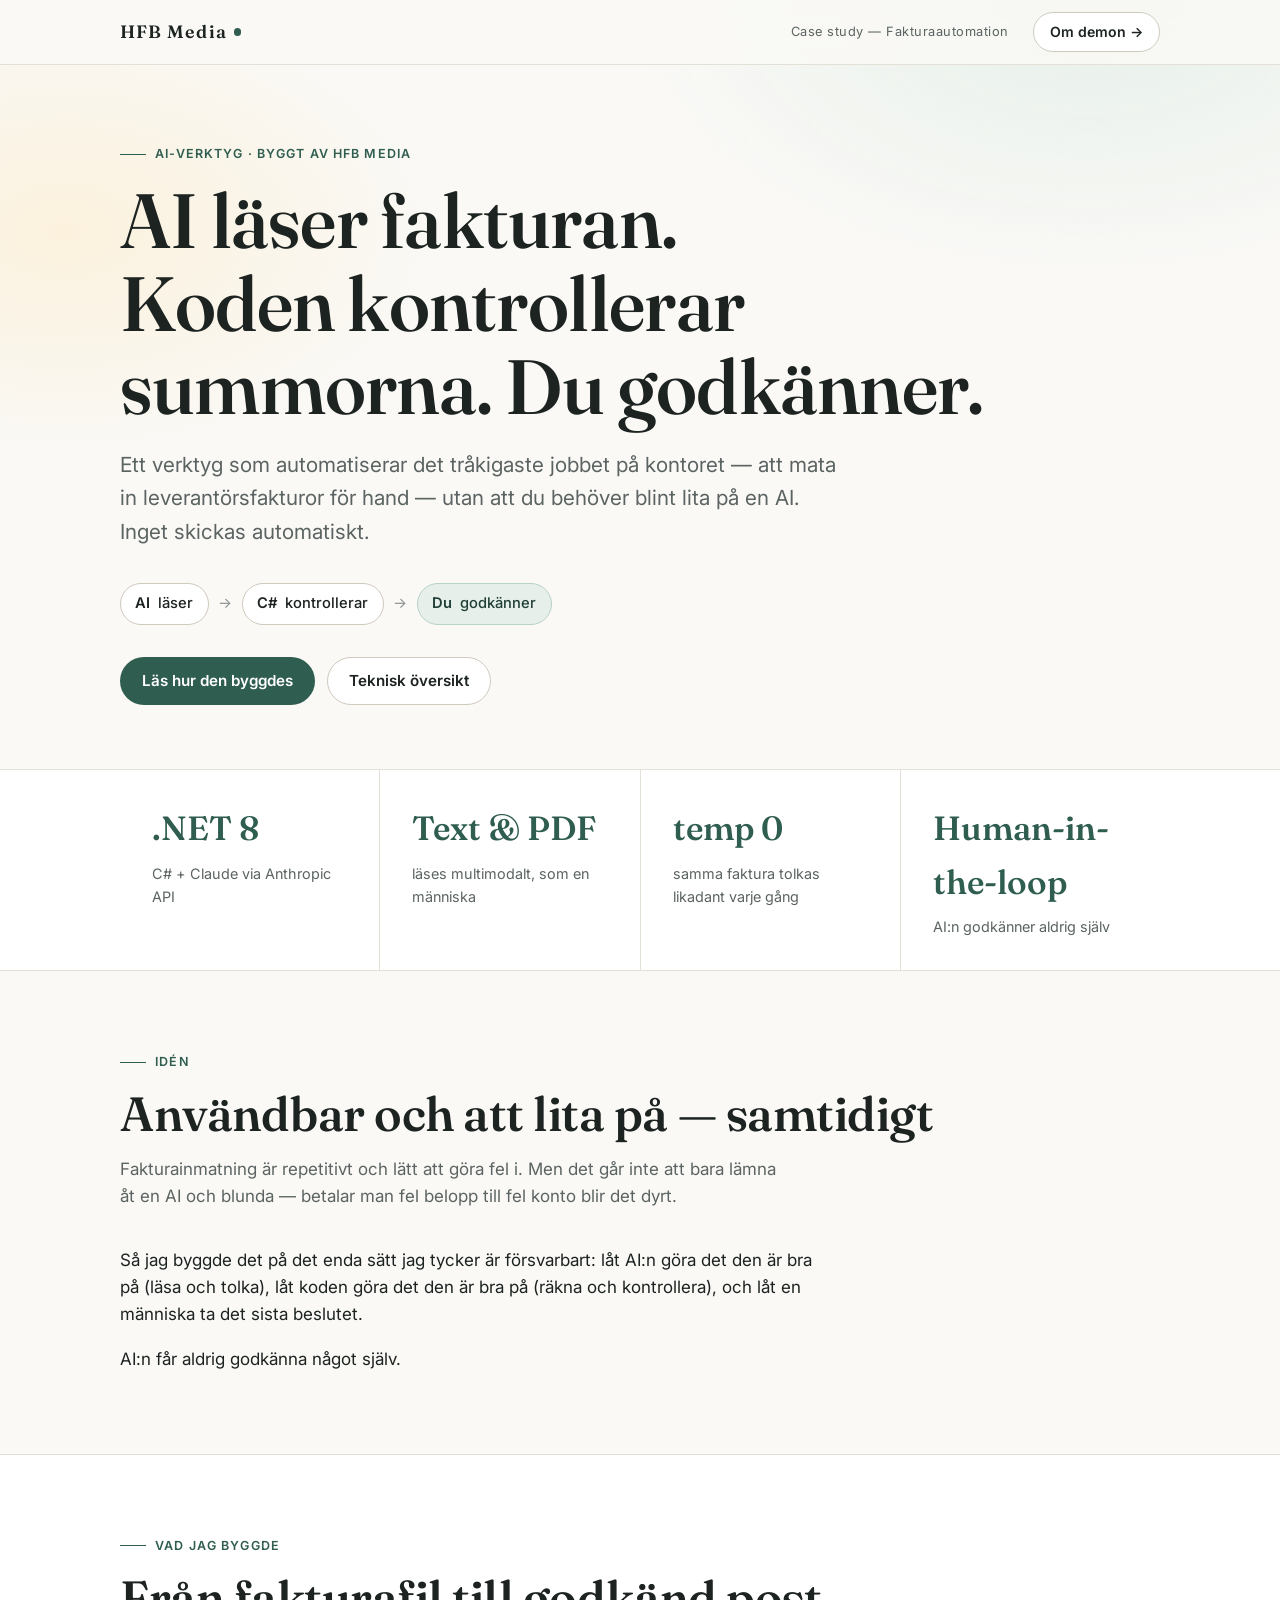
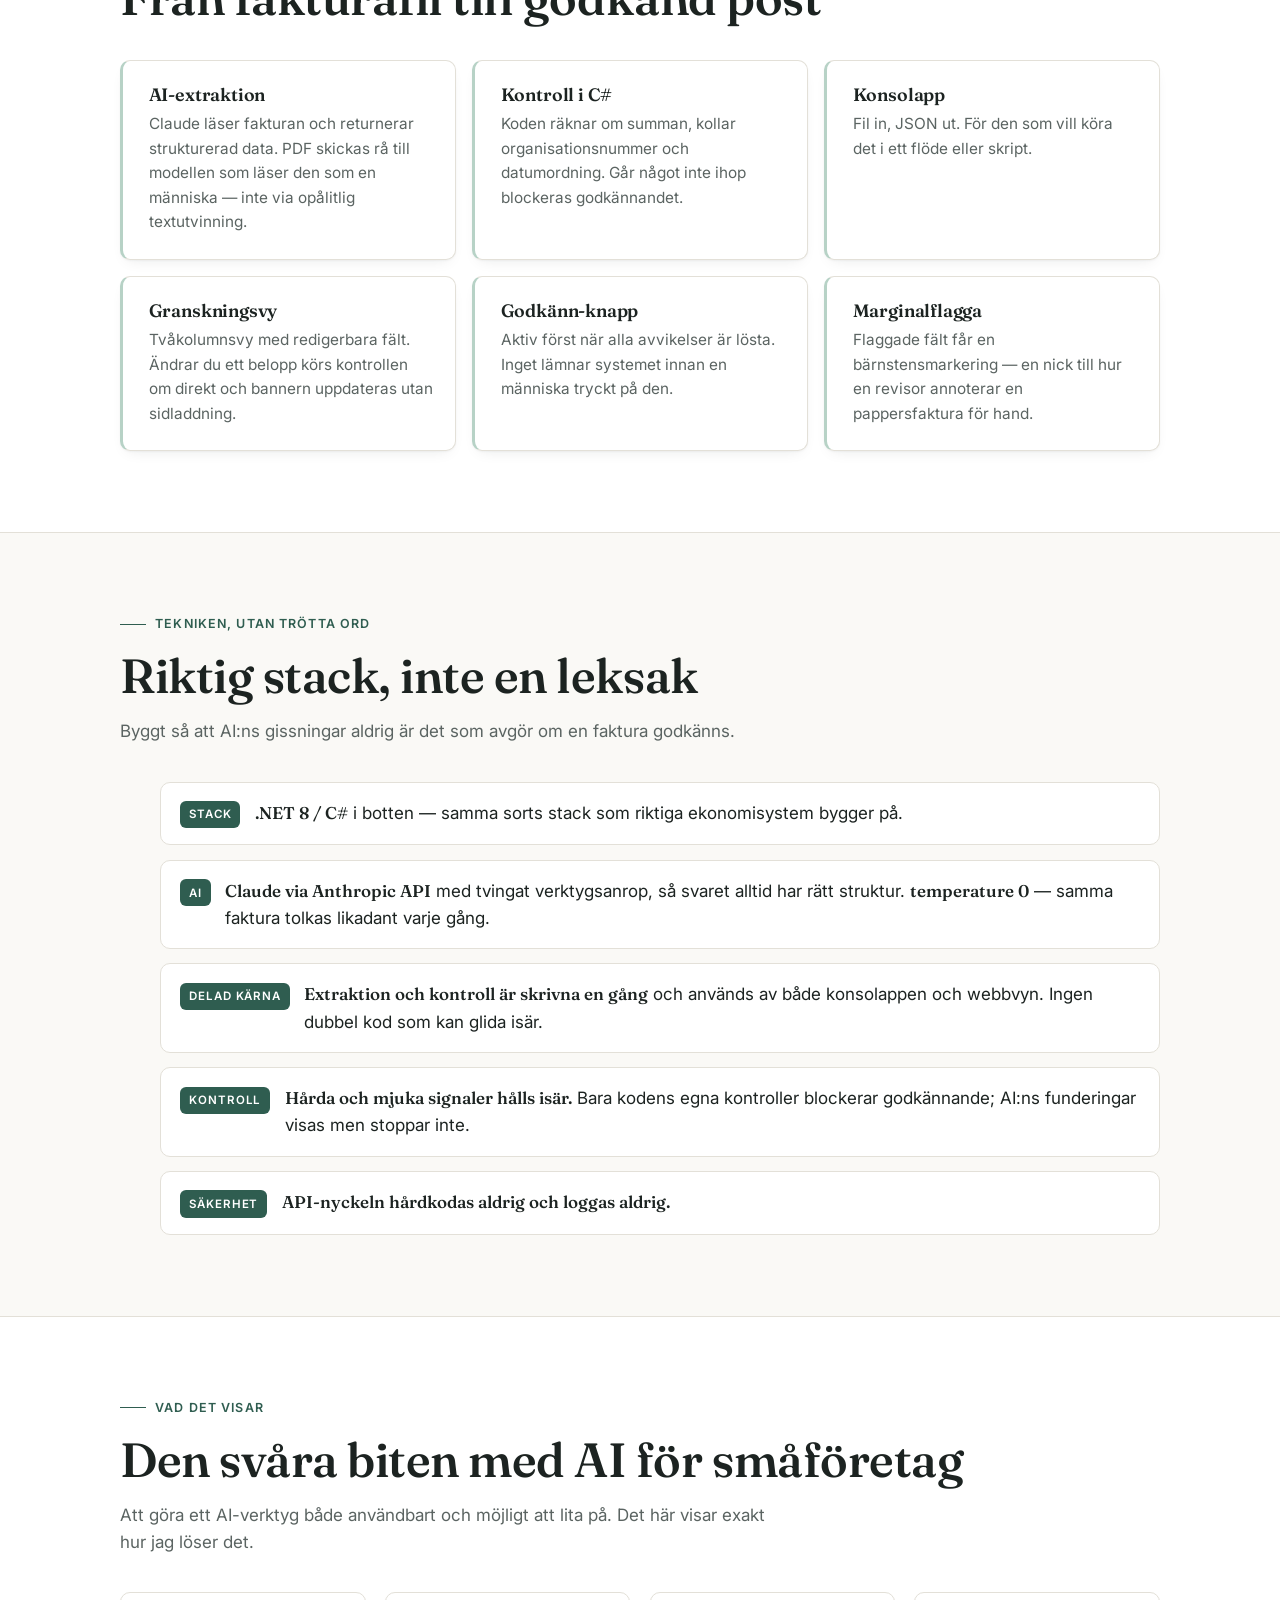
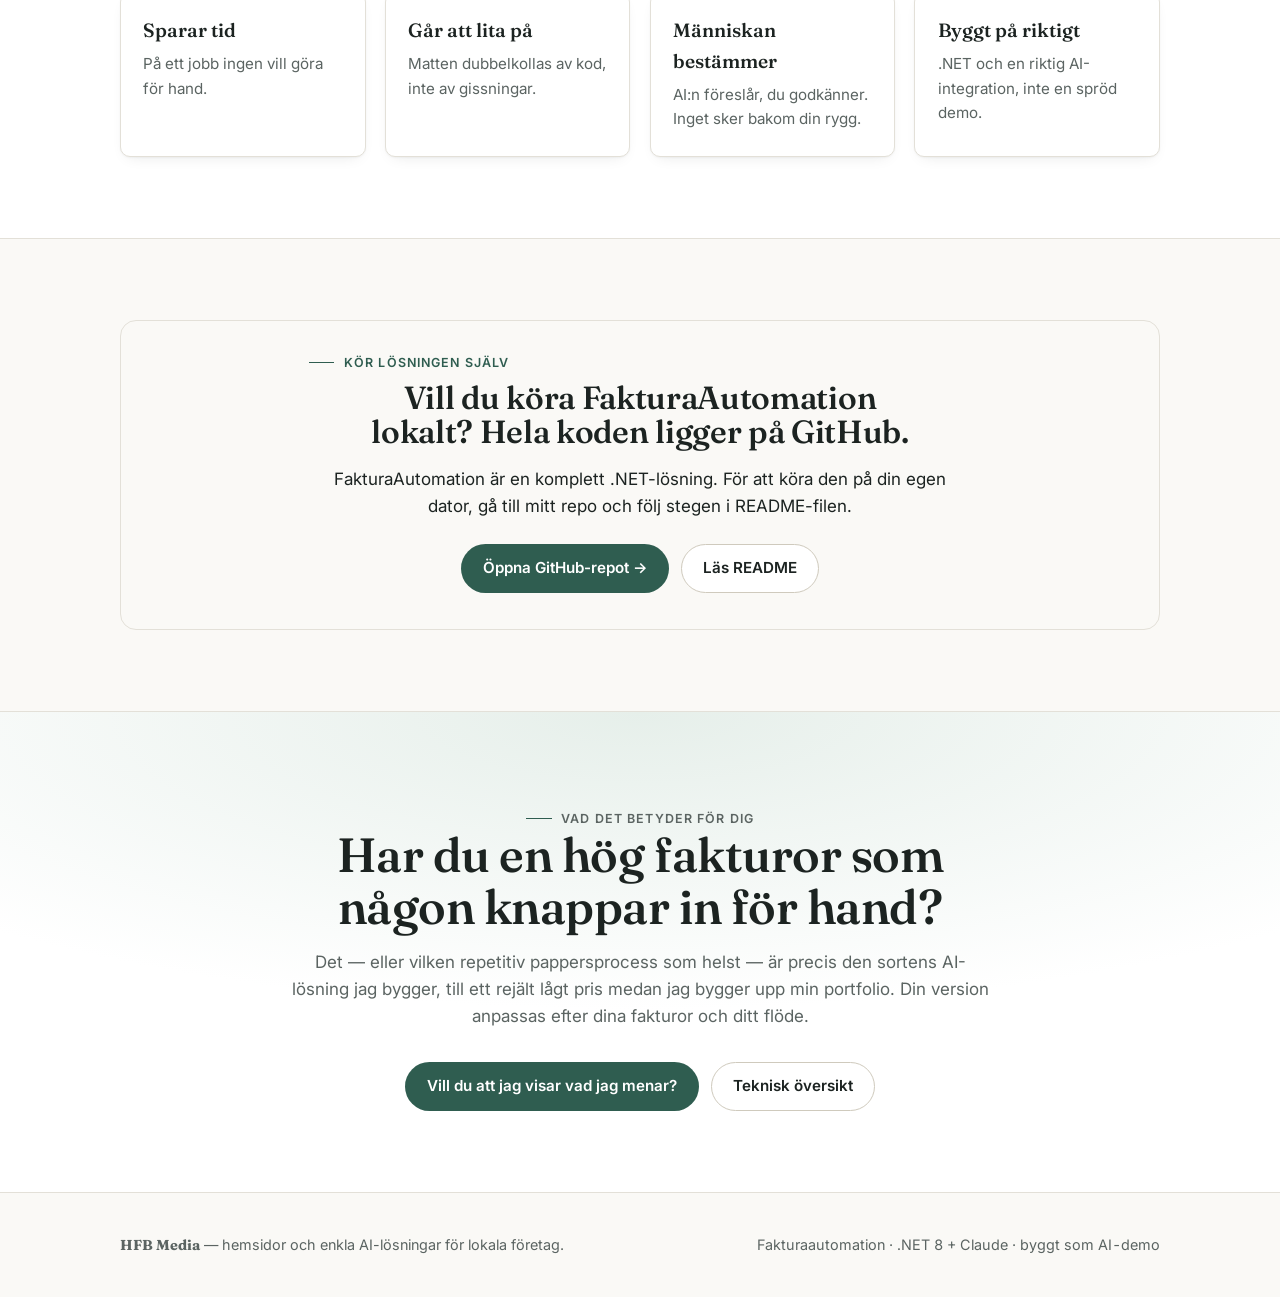
<file: docs/index.html>
<!doctype html>
<html lang="sv">
<head>
<meta charset="utf-8">
<meta name="viewport" content="width=device-width, initial-scale=1">
<meta name="description" content="Case study — Fakturaautomation. AI läser fakturan, C# kontrollerar summorna, människan godkänner. Byggt av HFB Media.">
<title>Case study — Fakturaautomation · HFB Media</title>
<link rel="preconnect" href="https://fonts.googleapis.com">
<link rel="preconnect" href="https://fonts.gstatic.com" crossorigin>
<link href="https://fonts.googleapis.com/css2?family=Fraunces:opsz,wght@9..144,500;9..144,560;9..144,600&family=Inter:wght@400;500;600&display=swap" rel="stylesheet">
<style>
:root{
  --ink:#1c2321; --ink-soft:#5b6462; --ink-faint:#8a9290;
  --paper:#faf9f6; --surface:#ffffff; --line:#e3e0d8; --line-strong:#cfcabd;
  --forest:#2f5d50; --forest-dark:#203f37; --forest-soft:#e6efea; --forest-line:#b7d2c6;
  --amber:#a9660d; --amber-dark:#7c4a09; --amber-soft:#fbf1dd; --amber-line:#e3b764;
  --font-display:'Fraunces','Iowan Old Style', Georgia, serif;
  --font-body:'Inter', system-ui, sans-serif;
  --radius-m:10px;
  --shadow-card:0 1px 2px rgba(28,35,33,.04), 0 6px 16px -8px rgba(28,35,33,.12);
}
*,*::before,*::after{ box-sizing:border-box; margin:0 }
html{ scroll-padding-top:5rem }
@media (prefers-reduced-motion: no-preference){ html{ scroll-behavior:smooth } }
body{
  background:var(--paper); color:var(--ink);
  font-family:var(--font-body); font-size:1.0625rem; line-height:1.6;
  -webkit-font-smoothing:antialiased; overflow-x:clip;
}
h1,h2,h3{ font-family:var(--font-display); font-weight:560; line-height:1.08; letter-spacing:-.01em; color:var(--ink); text-wrap:balance }
p{ max-width:64ch }
a{ color:inherit }
::selection{ background:var(--forest-soft) }
.container{ max-width:1120px; margin-inline:auto; padding-inline:clamp(1.25rem,4vw,2.5rem) }
.eyebrow{ font-family:var(--font-body); font-size:12.5px; font-weight:600; letter-spacing:.09em;
  text-transform:uppercase; color:var(--forest); display:flex; align-items:center; gap:.6rem; }
.eyebrow::before{ content:""; width:1.6rem; height:1px; background:var(--forest); flex:none }
.mono{ font-variant-numeric:tabular-nums }

/* Nav */
.nav{ position:fixed; inset:0 0 auto 0; z-index:50;
  background:color-mix(in oklab, var(--paper) 82%, transparent);
  -webkit-backdrop-filter:blur(12px); backdrop-filter:blur(12px);
  border-bottom:1px solid var(--line); }
.nav-inner{ display:flex; align-items:center; gap:1.5rem; height:64px }
.wordmark{ font-family:var(--font-display); font-weight:600; font-size:1.12rem; letter-spacing:.06em;
  text-decoration:none; display:flex; align-items:center; gap:.45rem; }
.wordmark::after{ content:""; width:.4em; height:.4em; border-radius:50%; background:var(--forest) }
.nav-tag{ margin-inline:auto 0; font-size:.8rem; letter-spacing:.04em; color:var(--ink-soft) }
.btn{ display:inline-flex; align-items:center; gap:.5rem; border-radius:999px; padding:.7rem 1.3rem;
  font-weight:600; font-size:.95rem; text-decoration:none; border:1px solid transparent;
  transition:translate .18s ease, box-shadow .18s ease, border-color .18s ease, background-color .18s ease; }
.btn-primary{ background:var(--forest); color:#fff }
.btn-primary:hover{ translate:0 -2px; box-shadow:0 12px 30px -12px var(--forest) }
.btn-ghost{ border-color:var(--line-strong); background:var(--surface) }
.btn-ghost:hover{ border-color:var(--forest); color:var(--forest) }
.btn-sm{ padding:.5rem 1rem; font-size:.88rem }

/* Hero */
.hero{ position:relative; overflow:clip; border-bottom:1px solid var(--line);
  padding-block:9rem 4rem; background:
    radial-gradient(60% 60% at 85% 0%, var(--forest-soft), transparent 60%),
    radial-gradient(50% 50% at 5% 30%, var(--amber-soft), transparent 60%); }
.hero .container{ position:relative; z-index:2 }
.hero h1{ font-size:clamp(2.4rem,7vw,4.8rem); margin:1rem 0 1.2rem; max-width:18ch; font-weight:560 }
.hero .lede{ color:var(--ink-soft); max-width:56ch; font-size:clamp(1.05rem,2.2vw,1.3rem) }
.hero-actions{ display:flex; flex-wrap:wrap; gap:.8rem; margin-top:2rem }

/* Flow chips in hero */
.flow{ display:flex; flex-wrap:wrap; align-items:center; gap:.6rem; margin-top:2.2rem; font-size:.92rem }
.flow .step{ display:inline-flex; align-items:center; gap:.5rem; padding:.5rem .9rem; border-radius:999px;
  background:var(--surface); border:1px solid var(--line-strong); font-weight:500 }
.flow .step b{ font-weight:600 }
.flow .arrow{ color:var(--ink-faint) }
.flow .step.forest{ border-color:var(--forest-line); background:var(--forest-soft); color:var(--forest-dark) }

/* Stat strip */
.stats{ border-bottom:1px solid var(--line); background:var(--surface) }
.stats-grid{ display:grid; grid-template-columns:repeat(4,1fr); gap:1px; background:var(--line) }
.stat{ background:var(--surface); padding:2rem clamp(1.25rem,3vw,2rem) }
.stat .num{ font-family:var(--font-display); font-weight:560; font-size:clamp(1.4rem,3.2vw,2.1rem); color:var(--forest) }
.stat .lbl{ color:var(--ink-soft); font-size:.9rem; margin-top:.35rem }
@media (max-width:760px){ .stats-grid{ grid-template-columns:repeat(2,1fr) } }

/* Sections */
.section{ padding-block:clamp(3.5rem,9vh,6.5rem) }
.section-head{ display:grid; gap:1rem; margin-bottom:clamp(1.8rem,4vh,3rem) }
.section-head h2{ font-size:clamp(1.8rem,4.4vw,3rem) }
.section-head .lede{ color:var(--ink-soft); max-width:60ch }
.prose{ color:var(--ink) }
.prose p + p{ margin-top:1.1rem }
.alt{ background:var(--surface); border-block:1px solid var(--line) }

/* Feature cards — amber margin flag, echoing the app */
.features{ display:grid; grid-template-columns:repeat(auto-fit,minmax(260px,1fr)); gap:1rem; margin-top:.5rem }
.feature{ background:var(--surface); padding:1.5rem 1.4rem 1.5rem 1.6rem; border:1px solid var(--line);
  border-left:3px solid var(--forest-line); border-radius:var(--radius-m); box-shadow:var(--shadow-card) }
.feature h3{ font-size:1.12rem; margin-bottom:.5rem; font-weight:600 }
.feature p{ color:var(--ink-soft); font-size:.96rem }

/* Tech list */
.tech{ display:grid; gap:.9rem; margin-top:.5rem }
.tech li{ list-style:none; display:flex; gap:.9rem; align-items:flex-start;
  padding:1rem 1.2rem; background:var(--surface); border:1px solid var(--line); border-radius:var(--radius-m) }
.tech .k{ font-family:var(--font-body); font-size:.72rem; font-weight:600; letter-spacing:.08em; text-transform:uppercase;
  color:#fff; background:var(--forest); padding:.28rem .55rem; border-radius:6px; flex:none; margin-top:.15rem }
.tech .v{ color:var(--ink) }
.tech .v strong{ font-family:var(--font-display); font-weight:560 }

/* Takeaway */
.takeaways{ display:grid; grid-template-columns:repeat(auto-fit,minmax(220px,1fr)); gap:1.2rem; margin-top:.5rem }
.take{ padding:1.4rem 1.4rem 1.5rem; border:1px solid var(--line); border-radius:var(--radius-m); background:var(--surface); box-shadow:var(--shadow-card) }
.take .t{ font-family:var(--font-display); font-weight:560; font-size:1.2rem; margin-bottom:.4rem }
.take p{ color:var(--ink-soft); font-size:.95rem }

/* CTA */
.cta{ position:relative; overflow:clip; border-top:1px solid var(--line);
  background:radial-gradient(120% 100% at 50% 0%, var(--forest-soft), transparent 62%), var(--surface) }
.cta .container{ padding-block:clamp(3.5rem,9vh,6rem); text-align:center }
.cta h2{ font-size:clamp(1.9rem,5vw,3rem); max-width:22ch; margin-inline:auto }
.cta p{ color:var(--ink-soft); margin:1rem auto 0 }
.cta .hero-actions{ justify-content:center }

.footer{ border-top:1px solid var(--line); background:var(--paper) }
.footer .container{ padding-block:2.5rem; display:flex; flex-wrap:wrap; gap:1rem; justify-content:space-between; color:var(--ink-soft); font-size:.9rem }

.reveal{ opacity:0; transform:translateY(18px); transition:opacity .6s ease, transform .6s ease }
.reveal.in{ opacity:1; transform:none }
@media (prefers-reduced-motion: reduce){ .reveal{ opacity:1; transform:none; transition:none } }
</style>
</head>
<body>

<nav class="nav">
  <div class="container nav-inner">
    <a class="wordmark" href="#top">HFB&nbsp;Media</a>
    <span class="nav-tag">Case study — Fakturaautomation</span>
    <a class="btn btn-ghost btn-sm" href="https://github.com/HamiltonBlom/FakturaAutomation#readme">Om demon →</a>
  </div>
</nav>

<header class="hero" id="top">
  <div class="container">
    <p class="eyebrow">AI-verktyg · byggt av HFB Media</p>
    <h1>AI läser fakturan. Koden kontrollerar summorna. Du godkänner.</h1>
    <p class="lede">Ett verktyg som automatiserar det tråkigaste jobbet på kontoret — att mata in leverantörsfakturor för hand — utan att du behöver blint lita på en AI. Inget skickas automatiskt.</p>
    <div class="flow">
      <span class="step"><b>AI</b> läser</span>
      <span class="arrow">→</span>
      <span class="step"><b>C#</b> kontrollerar</span>
      <span class="arrow">→</span>
      <span class="step forest"><b>Du</b> godkänner</span>
    </div>
    <div class="hero-actions">
      <a class="btn btn-primary" href="#idea">Läs hur den byggdes</a>
      <a class="btn btn-ghost" href="https://github.com/HamiltonBlom/FakturaAutomation#readme">Teknisk översikt</a>
    </div>
  </div>
</header>

<section class="stats">
  <div class="container">
    <div class="stats-grid">
      <div class="stat"><div class="num">.NET&nbsp;8</div><div class="lbl">C# + Claude via Anthropic API</div></div>
      <div class="stat"><div class="num">Text&nbsp;&amp;&nbsp;PDF</div><div class="lbl">läses multimodalt, som en människa</div></div>
      <div class="stat"><div class="num">temp&nbsp;0</div><div class="lbl">samma faktura tolkas likadant varje gång</div></div>
      <div class="stat"><div class="num">Human-in-the-loop</div><div class="lbl">AI:n godkänner aldrig själv</div></div>
    </div>
  </div>
</section>

<section class="section" id="idea">
  <div class="container reveal">
    <div class="section-head">
      <p class="eyebrow">Idén</p>
      <h2>Användbar och att lita på — samtidigt</h2>
      <p class="lede">Fakturainmatning är repetitivt och lätt att göra fel i. Men det går inte att bara lämna åt en AI och blunda — betalar man fel belopp till fel konto blir det dyrt.</p>
    </div>
    <div class="prose">
      <p>Så jag byggde det på det enda sätt jag tycker är försvarbart: låt AI:n göra det den är bra på (läsa och tolka), låt koden göra det den är bra på (räkna och kontrollera), och låt en människa ta det sista beslutet.</p>
      <p>AI:n får aldrig godkänna något själv.</p>
    </div>
  </div>
</section>

<section class="section alt">
  <div class="container reveal">
    <div class="section-head">
      <p class="eyebrow">Vad jag byggde</p>
      <h2>Från fakturafil till godkänd post</h2>
    </div>
    <div class="features">
      <div class="feature"><h3>AI-extraktion</h3><p>Claude läser fakturan och returnerar strukturerad data. PDF skickas rå till modellen som läser den som en människa — inte via opålitlig textutvinning.</p></div>
      <div class="feature"><h3>Kontroll i C#</h3><p>Koden räknar om summan, kollar organisationsnummer och datumordning. Går något inte ihop blockeras godkännandet.</p></div>
      <div class="feature"><h3>Konsolapp</h3><p>Fil in, JSON ut. För den som vill köra det i ett flöde eller skript.</p></div>
      <div class="feature"><h3>Granskningsvy</h3><p>Tvåkolumnsvy med redigerbara fält. Ändrar du ett belopp körs kontrollen om direkt och bannern uppdateras utan sidladdning.</p></div>
      <div class="feature"><h3>Godkänn-knapp</h3><p>Aktiv först när alla avvikelser är lösta. Inget lämnar systemet innan en människa tryckt på den.</p></div>
      <div class="feature"><h3>Marginalflagga</h3><p>Flaggade fält får en bärnstensmarkering — en nick till hur en revisor annoterar en pappersfaktura för hand.</p></div>
    </div>
  </div>
</section>

<section class="section">
  <div class="container reveal">
    <div class="section-head">
      <p class="eyebrow">Tekniken, utan trötta ord</p>
      <h2>Riktig stack, inte en leksak</h2>
      <p class="lede">Byggt så att AI:ns gissningar aldrig är det som avgör om en faktura godkänns.</p>
    </div>
    <ul class="tech">
      <li><span class="k">Stack</span><span class="v"><strong>.NET 8 / C#</strong> i botten — samma sorts stack som riktiga ekonomisystem bygger på.</span></li>
      <li><span class="k">AI</span><span class="v"><strong>Claude via Anthropic API</strong> med tvingat verktygsanrop, så svaret alltid har rätt struktur. <strong>temperature 0</strong> — samma faktura tolkas likadant varje gång.</span></li>
      <li><span class="k">Delad kärna</span><span class="v"><strong>Extraktion och kontroll är skrivna en gång</strong> och används av både konsolappen och webbvyn. Ingen dubbel kod som kan glida isär.</span></li>
      <li><span class="k">Kontroll</span><span class="v"><strong>Hårda och mjuka signaler hålls isär.</strong> Bara kodens egna kontroller blockerar godkännande; AI:ns funderingar visas men stoppar inte.</span></li>
      <li><span class="k">Säkerhet</span><span class="v"><strong>API-nyckeln hårdkodas aldrig och loggas aldrig.</strong></span></li>
    </ul>
  </div>
</section>

<section class="section alt">
  <div class="container reveal">
    <div class="section-head">
      <p class="eyebrow">Vad det visar</p>
      <h2>Den svåra biten med AI för småföretag</h2>
      <p class="lede">Att göra ett AI-verktyg både användbart och möjligt att lita på. Det här visar exakt hur jag löser det.</p>
    </div>
    <div class="takeaways">
      <div class="take"><div class="t">Sparar tid</div><p>På ett jobb ingen vill göra för hand.</p></div>
      <div class="take"><div class="t">Går att lita på</div><p>Matten dubbelkollas av kod, inte av gissningar.</p></div>
      <div class="take"><div class="t">Människan bestämmer</div><p>AI:n föreslår, du godkänner. Inget sker bakom din rygg.</p></div>
      <div class="take"><div class="t">Byggt på riktigt</div><p>.NET och en riktig AI-integration, inte en spröd demo.</p></div>
    </div>
  </div>
</section>

<section class="section" id="run">
  <div class="container reveal">
    <div style="border:1px solid var(--line); border-radius:16px; padding:2rem 2rem 2.25rem; text-align:center; background:var(--bg)">
      <p class="eyebrow" style="justify-content:center">Kör lösningen själv</p>
      <h2 style="font-size:clamp(1.4rem,3.5vw,2rem); max-width:32ch; margin:.5rem auto 0">Vill du köra FakturaAutomation lokalt? Hela koden ligger på GitHub.</h2>
      <p style="color:var(--muted); max-width:56ch; margin:1rem auto 0">FakturaAutomation är en komplett .NET-lösning. För att köra den på din egen dator, gå till mitt repo och följ stegen i README-filen.</p>
      <div class="hero-actions" style="justify-content:center; margin-top:1.5rem">
        <a class="btn btn-primary" href="https://github.com/HamiltonBlom/FakturaAutomation">Öppna GitHub-repot →</a>
        <a class="btn btn-ghost" href="https://github.com/HamiltonBlom/FakturaAutomation#readme">Läs README</a>
      </div>
    </div>
  </div>
</section>

<section class="cta">
  <div class="container reveal">
    <p class="eyebrow" style="justify-content:center">Vad det betyder för dig</p>
    <h2>Har du en hög fakturor som någon knappar in för hand?</h2>
    <p>Det — eller vilken repetitiv pappersprocess som helst — är precis den sortens AI-lösning jag bygger, till ett rejält lågt pris medan jag bygger upp min portfolio. Din version anpassas efter dina fakturor och ditt flöde.</p>
    <div class="hero-actions">
      <a class="btn btn-primary" href="mailto:hamiltonblom1@gmail.com?subject=AI-l%C3%B6sning%20till%20mitt%20f%C3%B6retag">Vill du att jag visar vad jag menar?</a>
      <a class="btn btn-ghost" href="https://github.com/HamiltonBlom/FakturaAutomation#readme">Teknisk översikt</a>
    </div>
  </div>
</section>

<footer class="footer">
  <div class="container">
    <p><strong style="font-family:var(--font-display)">HFB&nbsp;Media</strong> — hemsidor och enkla AI-lösningar för lokala företag.</p>
    <p class="mono">Fakturaautomation · .NET 8 + Claude · byggt som AI-demo</p>
  </div>
</footer>

<script>
const io = new IntersectionObserver((es)=>{
  es.forEach(e=>{ if(e.isIntersecting){ e.target.classList.add('in'); io.unobserve(e.target); } });
},{ rootMargin:'0px 0px -10% 0px' });
document.querySelectorAll('.reveal').forEach(el=>io.observe(el));
</script>
</body>
</html>
</file>
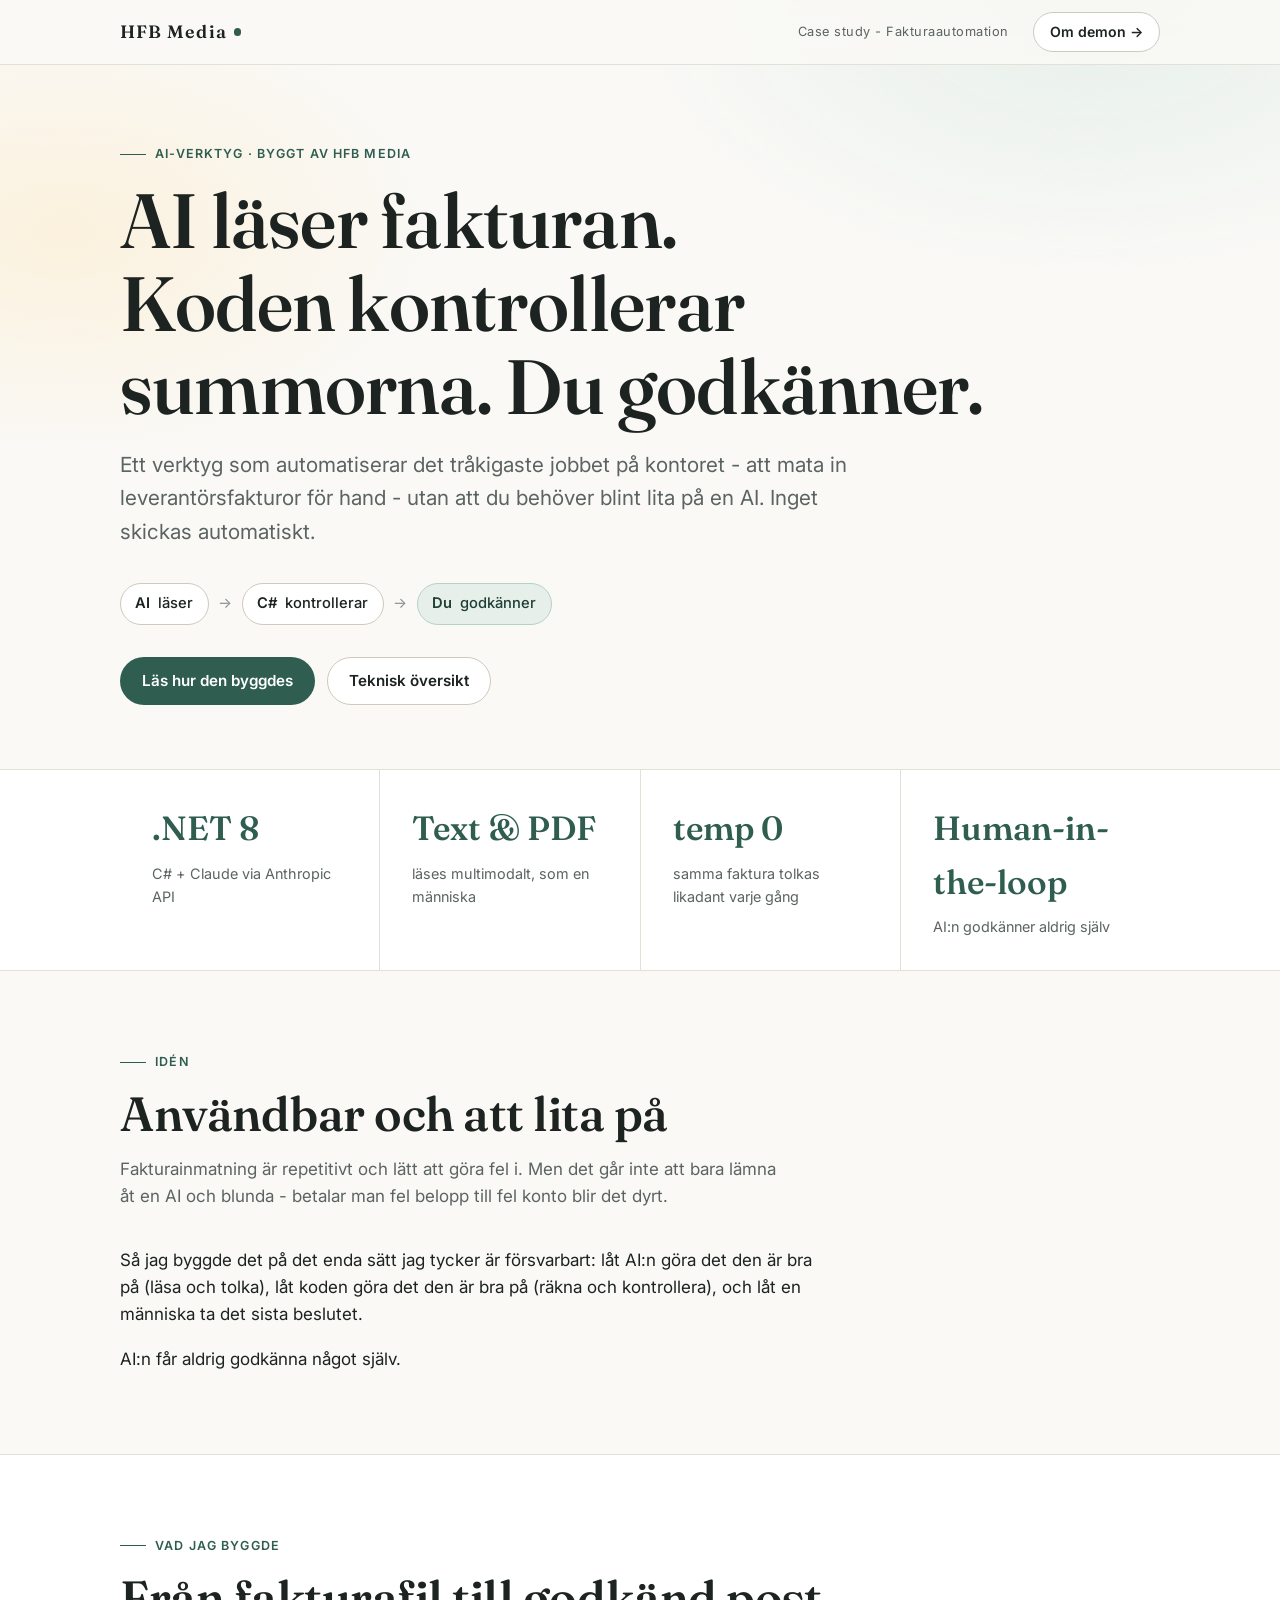
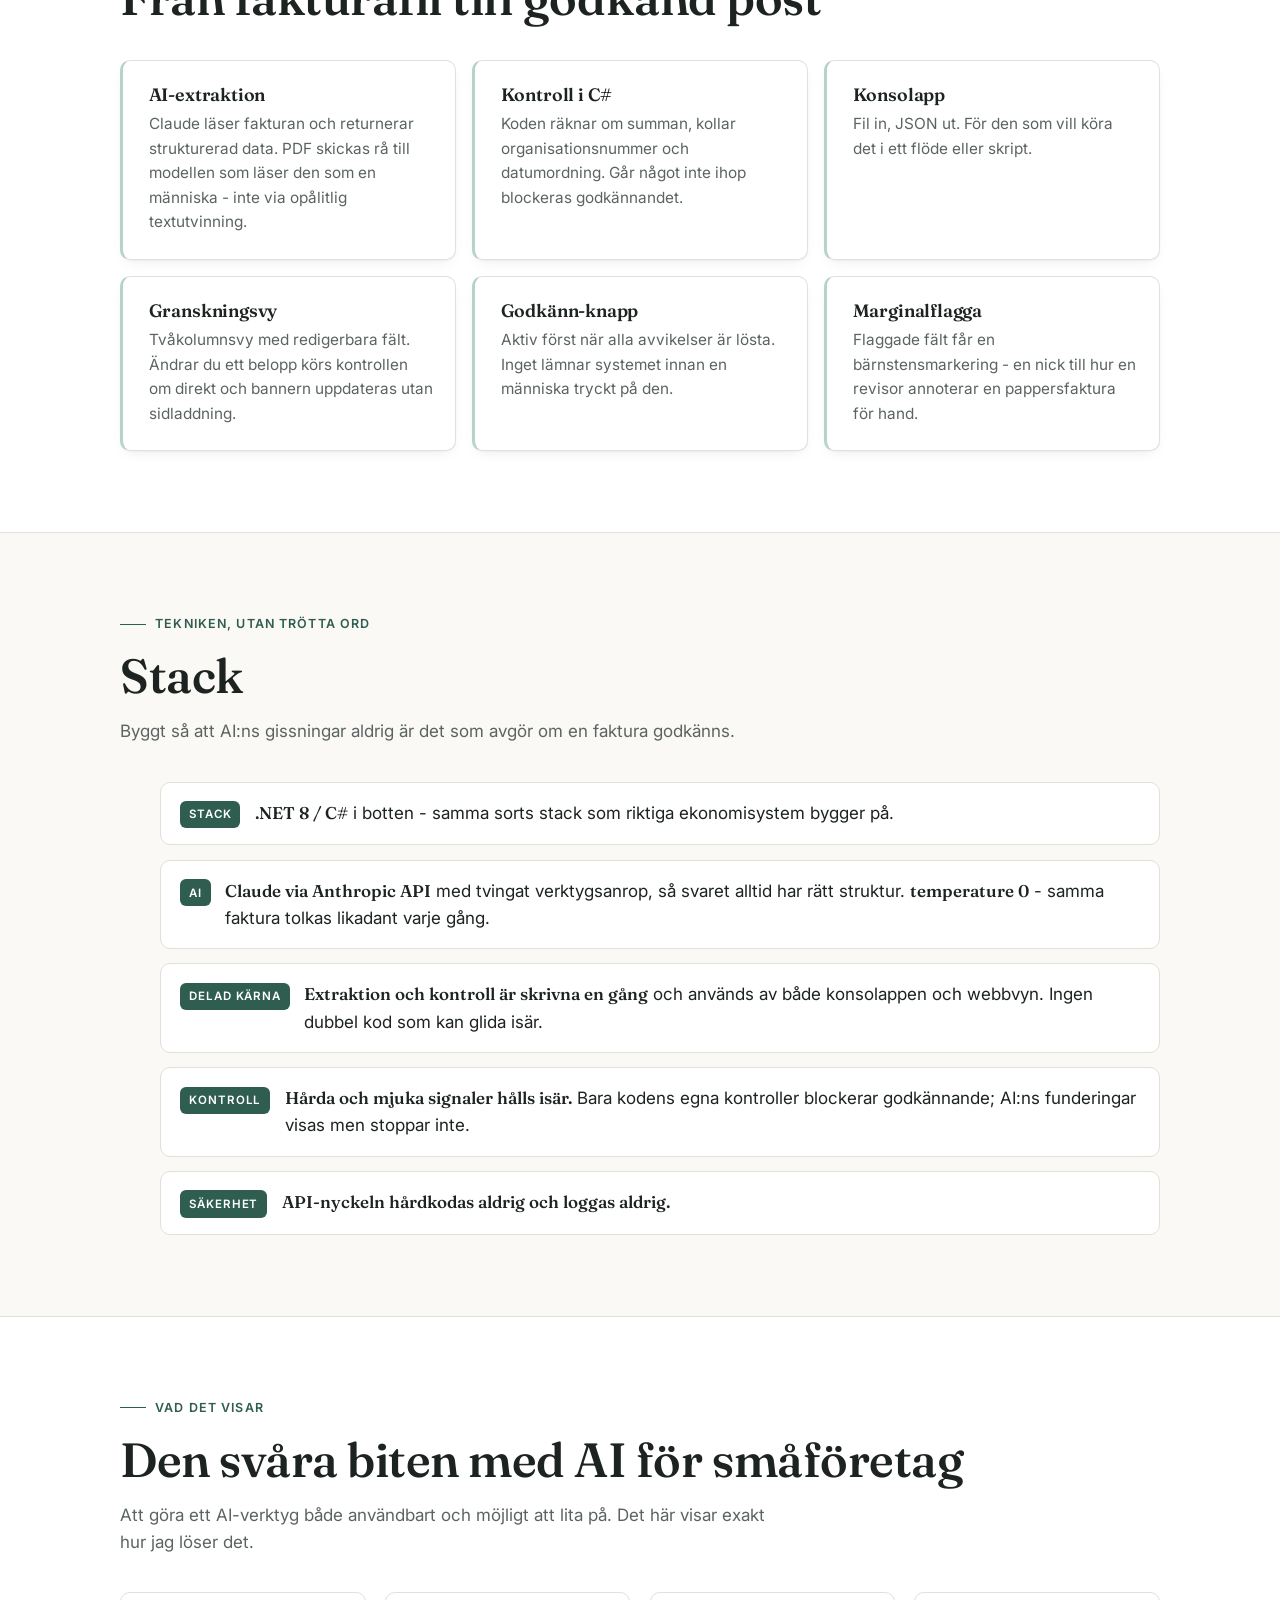
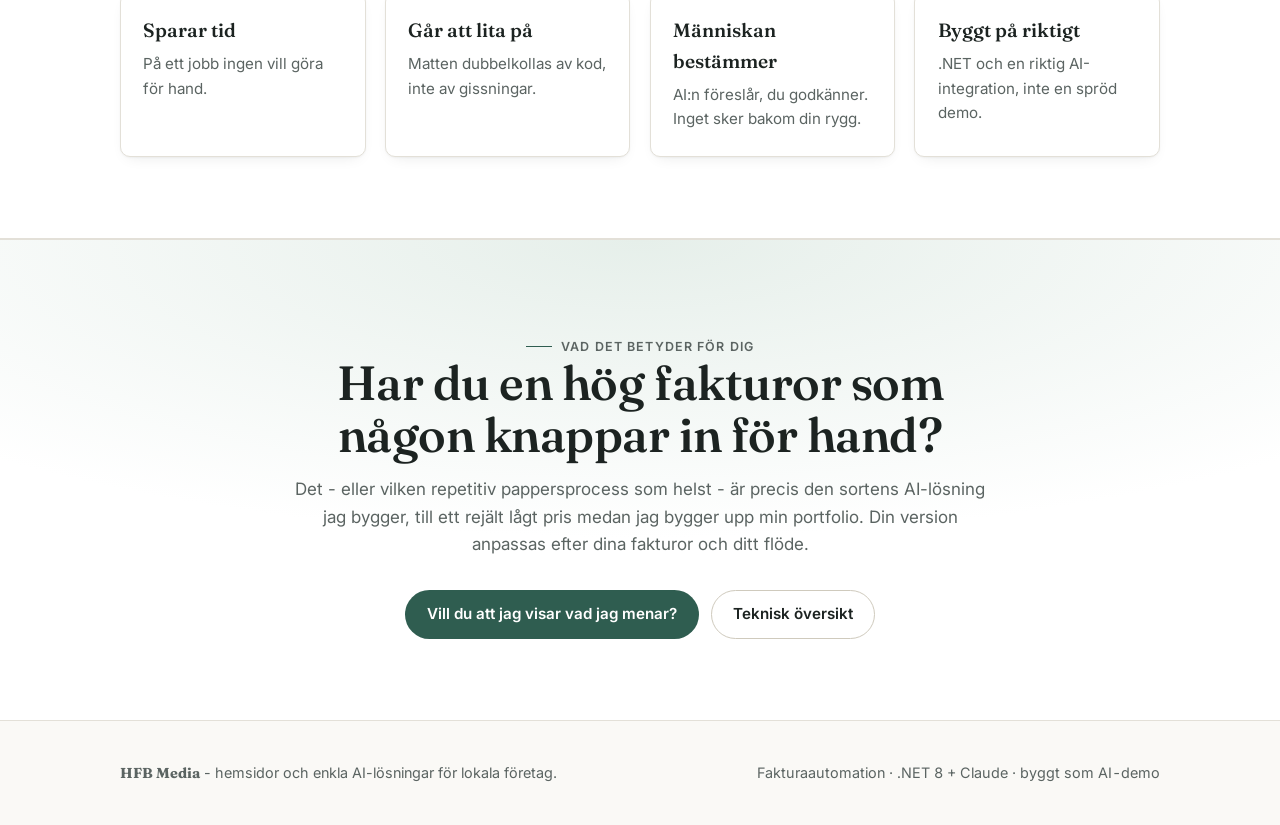
<file: case-study.html>
<!doctype html>
<html lang="sv">
<head>
<meta charset="utf-8">
<meta name="viewport" content="width=device-width, initial-scale=1">
<meta name="description" content="Case study - Fakturaautomation. AI läser fakturan, C# kontrollerar summorna, människan godkänner. Byggt av HFB Media.">
<title>Case study - Fakturaautomation · HFB Media</title>
<link rel="preconnect" href="https://fonts.googleapis.com">
<link rel="preconnect" href="https://fonts.gstatic.com" crossorigin>
<link href="https://fonts.googleapis.com/css2?family=Fraunces:opsz,wght@9..144,500;9..144,560;9..144,600&family=Inter:wght@400;500;600&display=swap" rel="stylesheet">
<style>
:root{
  --ink:#1c2321; --ink-soft:#5b6462; --ink-faint:#8a9290;
  --paper:#faf9f6; --surface:#ffffff; --line:#e3e0d8; --line-strong:#cfcabd;
  --forest:#2f5d50; --forest-dark:#203f37; --forest-soft:#e6efea; --forest-line:#b7d2c6;
  --amber:#a9660d; --amber-dark:#7c4a09; --amber-soft:#fbf1dd; --amber-line:#e3b764;
  --font-display:'Fraunces','Iowan Old Style', Georgia, serif;
  --font-body:'Inter', system-ui, sans-serif;
  --radius-m:10px;
  --shadow-card:0 1px 2px rgba(28,35,33,.04), 0 6px 16px -8px rgba(28,35,33,.12);
}
*,*::before,*::after{ box-sizing:border-box; margin:0 }
html{ scroll-padding-top:5rem }
@media (prefers-reduced-motion: no-preference){ html{ scroll-behavior:smooth } }
body{
  background:var(--paper); color:var(--ink);
  font-family:var(--font-body); font-size:1.0625rem; line-height:1.6;
  -webkit-font-smoothing:antialiased; overflow-x:clip;
}
h1,h2,h3{ font-family:var(--font-display); font-weight:560; line-height:1.08; letter-spacing:-.01em; color:var(--ink); text-wrap:balance }
p{ max-width:64ch }
a{ color:inherit }
::selection{ background:var(--forest-soft) }
.container{ max-width:1120px; margin-inline:auto; padding-inline:clamp(1.25rem,4vw,2.5rem) }
.eyebrow{ font-family:var(--font-body); font-size:12.5px; font-weight:600; letter-spacing:.09em;
  text-transform:uppercase; color:var(--forest); display:flex; align-items:center; gap:.6rem; }
.eyebrow::before{ content:""; width:1.6rem; height:1px; background:var(--forest); flex:none }
.mono{ font-variant-numeric:tabular-nums }

/* Nav */
.nav{ position:fixed; inset:0 0 auto 0; z-index:50;
  background:color-mix(in oklab, var(--paper) 82%, transparent);
  -webkit-backdrop-filter:blur(12px); backdrop-filter:blur(12px);
  border-bottom:1px solid var(--line); }
.nav-inner{ display:flex; align-items:center; gap:1.5rem; height:64px }
.wordmark{ font-family:var(--font-display); font-weight:600; font-size:1.12rem; letter-spacing:.06em;
  text-decoration:none; display:flex; align-items:center; gap:.45rem; }
.wordmark::after{ content:""; width:.4em; height:.4em; border-radius:50%; background:var(--forest) }
.nav-tag{ margin-inline:auto 0; font-size:.8rem; letter-spacing:.04em; color:var(--ink-soft) }
.btn{ display:inline-flex; align-items:center; gap:.5rem; border-radius:999px; padding:.7rem 1.3rem;
  font-weight:600; font-size:.95rem; text-decoration:none; border:1px solid transparent;
  transition:translate .18s ease, box-shadow .18s ease, border-color .18s ease, background-color .18s ease; }
.btn-primary{ background:var(--forest); color:#fff }
.btn-primary:hover{ translate:0 -2px; box-shadow:0 12px 30px -12px var(--forest) }
.btn-ghost{ border-color:var(--line-strong); background:var(--surface) }
.btn-ghost:hover{ border-color:var(--forest); color:var(--forest) }
.btn-sm{ padding:.5rem 1rem; font-size:.88rem }

/* Hero */
.hero{ position:relative; overflow:clip; border-bottom:1px solid var(--line);
  padding-block:9rem 4rem; background:
    radial-gradient(60% 60% at 85% 0%, var(--forest-soft), transparent 60%),
    radial-gradient(50% 50% at 5% 30%, var(--amber-soft), transparent 60%); }
.hero .container{ position:relative; z-index:2 }
.hero h1{ font-size:clamp(2.4rem,7vw,4.8rem); margin:1rem 0 1.2rem; max-width:18ch; font-weight:560 }
.hero .lede{ color:var(--ink-soft); max-width:56ch; font-size:clamp(1.05rem,2.2vw,1.3rem) }
.hero-actions{ display:flex; flex-wrap:wrap; gap:.8rem; margin-top:2rem }

/* Flow chips in hero */
.flow{ display:flex; flex-wrap:wrap; align-items:center; gap:.6rem; margin-top:2.2rem; font-size:.92rem }
.flow .step{ display:inline-flex; align-items:center; gap:.5rem; padding:.5rem .9rem; border-radius:999px;
  background:var(--surface); border:1px solid var(--line-strong); font-weight:500 }
.flow .step b{ font-weight:600 }
.flow .arrow{ color:var(--ink-faint) }
.flow .step.forest{ border-color:var(--forest-line); background:var(--forest-soft); color:var(--forest-dark) }

/* Stat strip */
.stats{ border-bottom:1px solid var(--line); background:var(--surface) }
.stats-grid{ display:grid; grid-template-columns:repeat(4,1fr); gap:1px; background:var(--line) }
.stat{ background:var(--surface); padding:2rem clamp(1.25rem,3vw,2rem) }
.stat .num{ font-family:var(--font-display); font-weight:560; font-size:clamp(1.4rem,3.2vw,2.1rem); color:var(--forest) }
.stat .lbl{ color:var(--ink-soft); font-size:.9rem; margin-top:.35rem }
@media (max-width:760px){ .stats-grid{ grid-template-columns:repeat(2,1fr) } }

/* Sections */
.section{ padding-block:clamp(3.5rem,9vh,6.5rem) }
.section-head{ display:grid; gap:1rem; margin-bottom:clamp(1.8rem,4vh,3rem) }
.section-head h2{ font-size:clamp(1.8rem,4.4vw,3rem) }
.section-head .lede{ color:var(--ink-soft); max-width:60ch }
.prose{ color:var(--ink) }
.prose p + p{ margin-top:1.1rem }
.alt{ background:var(--surface); border-block:1px solid var(--line) }

/* Feature cards - amber margin flag, echoing the app */
.features{ display:grid; grid-template-columns:repeat(auto-fit,minmax(260px,1fr)); gap:1rem; margin-top:.5rem }
.feature{ background:var(--surface); padding:1.5rem 1.4rem 1.5rem 1.6rem; border:1px solid var(--line);
  border-left:3px solid var(--forest-line); border-radius:var(--radius-m); box-shadow:var(--shadow-card) }
.feature h3{ font-size:1.12rem; margin-bottom:.5rem; font-weight:600 }
.feature p{ color:var(--ink-soft); font-size:.96rem }

/* Tech list */
.tech{ display:grid; gap:.9rem; margin-top:.5rem }
.tech li{ list-style:none; display:flex; gap:.9rem; align-items:flex-start;
  padding:1rem 1.2rem; background:var(--surface); border:1px solid var(--line); border-radius:var(--radius-m) }
.tech .k{ font-family:var(--font-body); font-size:.72rem; font-weight:600; letter-spacing:.08em; text-transform:uppercase;
  color:#fff; background:var(--forest); padding:.28rem .55rem; border-radius:6px; flex:none; margin-top:.15rem }
.tech .v{ color:var(--ink) }
.tech .v strong{ font-family:var(--font-display); font-weight:560 }

/* Takeaway */
.takeaways{ display:grid; grid-template-columns:repeat(auto-fit,minmax(220px,1fr)); gap:1.2rem; margin-top:.5rem }
.take{ padding:1.4rem 1.4rem 1.5rem; border:1px solid var(--line); border-radius:var(--radius-m); background:var(--surface); box-shadow:var(--shadow-card) }
.take .t{ font-family:var(--font-display); font-weight:560; font-size:1.2rem; margin-bottom:.4rem }
.take p{ color:var(--ink-soft); font-size:.95rem }

/* CTA */
.cta{ position:relative; overflow:clip; border-top:1px solid var(--line);
  background:radial-gradient(120% 100% at 50% 0%, var(--forest-soft), transparent 62%), var(--surface) }
.cta .container{ padding-block:clamp(3.5rem,9vh,6rem); text-align:center }
.cta h2{ font-size:clamp(1.9rem,5vw,3rem); max-width:22ch; margin-inline:auto }
.cta p{ color:var(--ink-soft); margin:1rem auto 0 }
.cta .hero-actions{ justify-content:center }

.footer{ border-top:1px solid var(--line); background:var(--paper) }
.footer .container{ padding-block:2.5rem; display:flex; flex-wrap:wrap; gap:1rem; justify-content:space-between; color:var(--ink-soft); font-size:.9rem }

.reveal{ opacity:0; transform:translateY(18px); transition:opacity .6s ease, transform .6s ease }
.reveal.in{ opacity:1; transform:none }
@media (prefers-reduced-motion: reduce){ .reveal{ opacity:1; transform:none; transition:none } }
</style>
</head>
<body>

<nav class="nav">
  <div class="container nav-inner">
    <a class="wordmark" href="#top">HFB&nbsp;Media</a>
    <span class="nav-tag">Case study - Fakturaautomation</span>
    <a class="btn btn-ghost btn-sm" href="README.md">Om demon →</a>
  </div>
</nav>

<header class="hero" id="top">
  <div class="container">
    <p class="eyebrow">AI-verktyg · byggt av HFB Media</p>
    <h1>AI läser fakturan. Koden kontrollerar summorna. Du godkänner.</h1>
    <p class="lede">Ett verktyg som automatiserar det tråkigaste jobbet på kontoret - att mata in leverantörsfakturor för hand - utan att du behöver blint lita på en AI. Inget skickas automatiskt.</p>
    <div class="flow">
      <span class="step"><b>AI</b> läser</span>
      <span class="arrow">→</span>
      <span class="step"><b>C#</b> kontrollerar</span>
      <span class="arrow">→</span>
      <span class="step forest"><b>Du</b> godkänner</span>
    </div>
    <div class="hero-actions">
      <a class="btn btn-primary" href="#idea">Läs hur den byggdes</a>
      <a class="btn btn-ghost" href="README.md">Teknisk översikt</a>
    </div>
  </div>
</header>

<section class="stats">
  <div class="container">
    <div class="stats-grid">
      <div class="stat"><div class="num">.NET&nbsp;8</div><div class="lbl">C# + Claude via Anthropic API</div></div>
      <div class="stat"><div class="num">Text&nbsp;&amp;&nbsp;PDF</div><div class="lbl">läses multimodalt, som en människa</div></div>
      <div class="stat"><div class="num">temp&nbsp;0</div><div class="lbl">samma faktura tolkas likadant varje gång</div></div>
      <div class="stat"><div class="num">Human-in-the-loop</div><div class="lbl">AI:n godkänner aldrig själv</div></div>
    </div>
  </div>
</section>

<section class="section" id="idea">
  <div class="container reveal">
    <div class="section-head">
      <p class="eyebrow">Idén</p>
      <h2>Användbar och att lita på</h2>
      <p class="lede">Fakturainmatning är repetitivt och lätt att göra fel i. Men det går inte att bara lämna åt en AI och blunda - betalar man fel belopp till fel konto blir det dyrt.</p>
    </div>
    <div class="prose">
      <p>Så jag byggde det på det enda sätt jag tycker är försvarbart: låt AI:n göra det den är bra på (läsa och tolka), låt koden göra det den är bra på (räkna och kontrollera), och låt en människa ta det sista beslutet.</p>
      <p>AI:n får aldrig godkänna något själv.</p>
    </div>
  </div>
</section>

<section class="section alt">
  <div class="container reveal">
    <div class="section-head">
      <p class="eyebrow">Vad jag byggde</p>
      <h2>Från fakturafil till godkänd post</h2>
    </div>
    <div class="features">
      <div class="feature"><h3>AI-extraktion</h3><p>Claude läser fakturan och returnerar strukturerad data. PDF skickas rå till modellen som läser den som en människa - inte via opålitlig textutvinning.</p></div>
      <div class="feature"><h3>Kontroll i C#</h3><p>Koden räknar om summan, kollar organisationsnummer och datumordning. Går något inte ihop blockeras godkännandet.</p></div>
      <div class="feature"><h3>Konsolapp</h3><p>Fil in, JSON ut. För den som vill köra det i ett flöde eller skript.</p></div>
      <div class="feature"><h3>Granskningsvy</h3><p>Tvåkolumnsvy med redigerbara fält. Ändrar du ett belopp körs kontrollen om direkt och bannern uppdateras utan sidladdning.</p></div>
      <div class="feature"><h3>Godkänn-knapp</h3><p>Aktiv först när alla avvikelser är lösta. Inget lämnar systemet innan en människa tryckt på den.</p></div>
      <div class="feature"><h3>Marginalflagga</h3><p>Flaggade fält får en bärnstensmarkering - en nick till hur en revisor annoterar en pappersfaktura för hand.</p></div>
    </div>
  </div>
</section>

<section class="section">
  <div class="container reveal">
    <div class="section-head">
      <p class="eyebrow">Tekniken, utan trötta ord</p>
      <h2>Stack</h2>
      <p class="lede">Byggt så att AI:ns gissningar aldrig är det som avgör om en faktura godkänns.</p>
    </div>
    <ul class="tech">
      <li><span class="k">Stack</span><span class="v"><strong>.NET 8 / C#</strong> i botten - samma sorts stack som riktiga ekonomisystem bygger på.</span></li>
      <li><span class="k">AI</span><span class="v"><strong>Claude via Anthropic API</strong> med tvingat verktygsanrop, så svaret alltid har rätt struktur. <strong>temperature 0</strong> - samma faktura tolkas likadant varje gång.</span></li>
      <li><span class="k">Delad kärna</span><span class="v"><strong>Extraktion och kontroll är skrivna en gång</strong> och används av både konsolappen och webbvyn. Ingen dubbel kod som kan glida isär.</span></li>
      <li><span class="k">Kontroll</span><span class="v"><strong>Hårda och mjuka signaler hålls isär.</strong> Bara kodens egna kontroller blockerar godkännande; AI:ns funderingar visas men stoppar inte.</span></li>
      <li><span class="k">Säkerhet</span><span class="v"><strong>API-nyckeln hårdkodas aldrig och loggas aldrig.</strong></span></li>
    </ul>
  </div>
</section>

<section class="section alt">
  <div class="container reveal">
    <div class="section-head">
      <p class="eyebrow">Vad det visar</p>
      <h2>Den svåra biten med AI för småföretag</h2>
      <p class="lede">Att göra ett AI-verktyg både användbart och möjligt att lita på. Det här visar exakt hur jag löser det.</p>
    </div>
    <div class="takeaways">
      <div class="take"><div class="t">Sparar tid</div><p>På ett jobb ingen vill göra för hand.</p></div>
      <div class="take"><div class="t">Går att lita på</div><p>Matten dubbelkollas av kod, inte av gissningar.</p></div>
      <div class="take"><div class="t">Människan bestämmer</div><p>AI:n föreslår, du godkänner. Inget sker bakom din rygg.</p></div>
      <div class="take"><div class="t">Byggt på riktigt</div><p>.NET och en riktig AI-integration, inte en spröd demo.</p></div>
    </div>
  </div>
</section>

<section class="cta">
  <div class="container reveal">
    <p class="eyebrow" style="justify-content:center">Vad det betyder för dig</p>
    <h2>Har du en hög fakturor som någon knappar in för hand?</h2>
    <p>Det - eller vilken repetitiv pappersprocess som helst - är precis den sortens AI-lösning jag bygger, till ett rejält lågt pris medan jag bygger upp min portfolio. Din version anpassas efter dina fakturor och ditt flöde.</p>
    <div class="hero-actions">
      <a class="btn btn-primary" href="mailto:hamiltonblom1@gmail.com?subject=AI-l%C3%B6sning%20till%20mitt%20f%C3%B6retag">Vill du att jag visar vad jag menar?</a>
      <a class="btn btn-ghost" href="README.md">Teknisk översikt</a>
    </div>
  </div>
</section>

<footer class="footer">
  <div class="container">
    <p><strong style="font-family:var(--font-display)">HFB&nbsp;Media</strong> - hemsidor och enkla AI-lösningar för lokala företag.</p>
    <p class="mono">Fakturaautomation · .NET 8 + Claude · byggt som AI-demo</p>
  </div>
</footer>

<script>
const io = new IntersectionObserver((es)=>{
  es.forEach(e=>{ if(e.isIntersecting){ e.target.classList.add('in'); io.unobserve(e.target); } });
},{ rootMargin:'0px 0px -10% 0px' });
document.querySelectorAll('.reveal').forEach(el=>io.observe(el));
</script>
</body>
</html>
</file>
